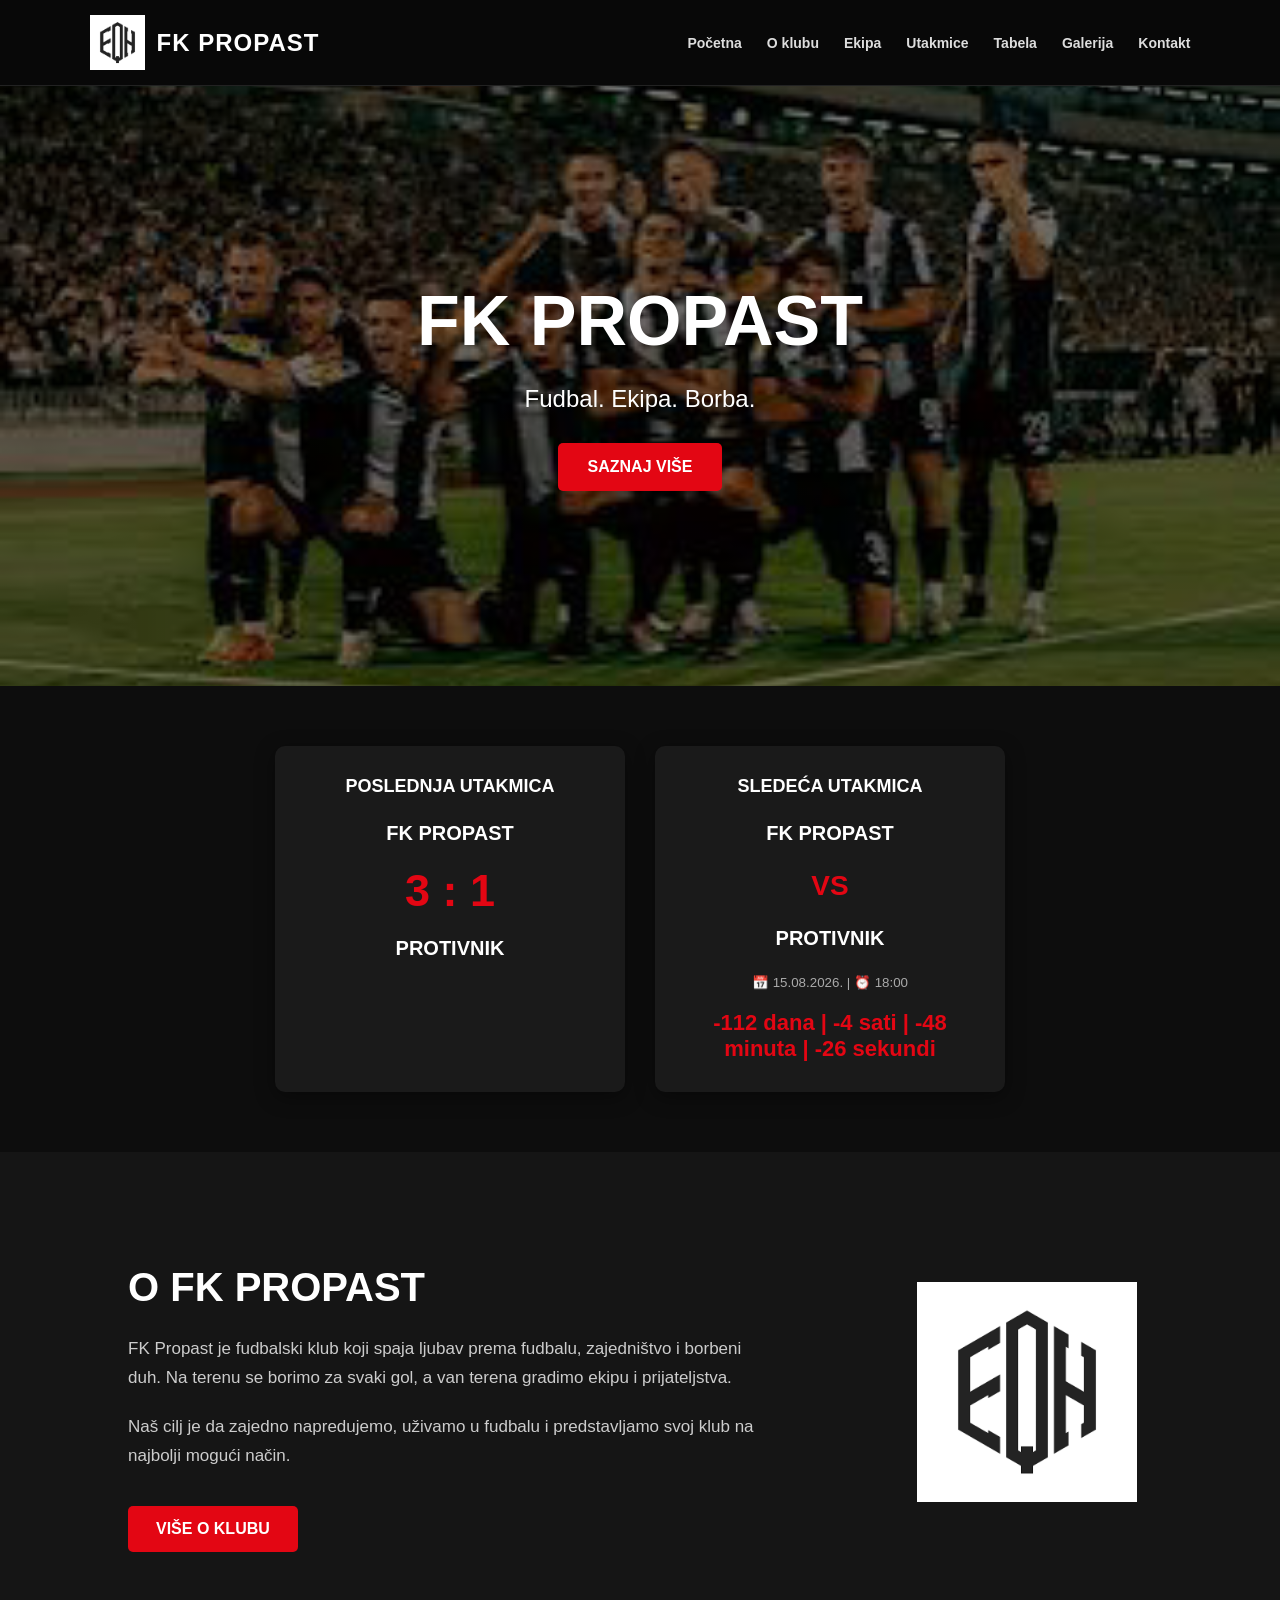
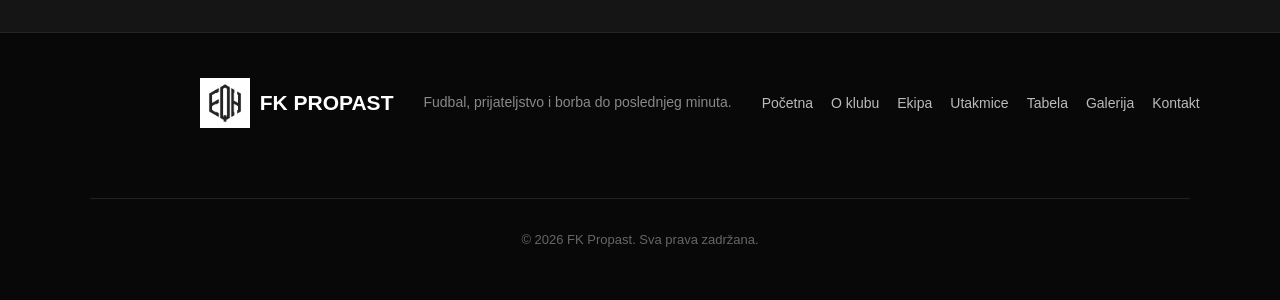
<file: index.html>
<!DOCTYPE html>
<html lang="sr">
<head>
    <meta charset="UTF-8">
    <meta name="viewport" content="width=device-width, initial-scale=1.0">

    <title>FK Propast</title>
     <link rel="stylesheet" href="css/style.css">
</head>

<body>

<header>

    <div class="logo">
        <img src="assets/images/grb.png" alt="FK Propast">
        <h1>FK PROPAST</h1>
    </div>

    <button class="menu-toggle" onclick="toggleMenu()">☰</button>

    <nav id="main-nav">
        <a href="index.html">Početna</a>
        <a href="o-klubu.html">O klubu</a>
        <a href="ekipa.html">Ekipa</a>
        <a href="utakmice.html">Utakmice</a>
        <a href="tabela.html">Tabela</a>
        <a href="galerija.html">Galerija</a>
        <a href="kontakt.html">Kontakt</a>
    </nav>

</header>

<section class="hero">

    <div class="hero-content">
        <h2>FK PROPAST</h2>

            <p>Fudbal. Ekipa. Borba.</p>

          <a href="#vise" class="hero-button">SAZNAJ VIŠE</a>
    </div>

</section>

<section id="vise" class="matches">

    <div class="match-box">
        <h3>POSLEDNJA UTAKMICA</h3>

        <p>FK PROPAST</p>

        <div class="score">
            3 : 1
        </div>

        <p>PROTIVNIK</p>
    </div>


    <div class="match-box">
        <h3>SLEDEĆA UTAKMICA</h3>

        <p>FK PROPAST</p>

        <div class="vs">
            VS
        </div>

        <p>PROTIVNIK</p>

        <small>📅 15.08.2026. | ⏰ 18:00</small>

        <div id="countdown"></div>

    </div>

</section>

<section class="about">

    <div class="about-text">
        <h2>O FK PROPAST</h2>

        <p>
            FK Propast je fudbalski klub koji spaja ljubav prema fudbalu,
            zajedništvo i borbeni duh. Na terenu se borimo za svaki gol,
            a van terena gradimo ekipu i prijateljstva.
        </p>

        <p>
            Naš cilj je da zajedno napredujemo, uživamo u fudbalu i
            predstavljamo svoj klub na najbolji mogući način.
        </p>

        <a href="o-klubu.html" class="about-button">VIŠE O KLUBU</a>
    </div>

    <div class="about-logo">
        <img src="assets/images/grb.png" alt="Grb FK Propast">
    </div>

</section>


<footer>

    <div class="footer-content">

        <div class="footer-logo">
            <img src="assets/images/grb.png" alt="FK Propast">
            <h2>FK PROPAST</h2>
        </div>

        <p class="footer-description">
            Fudbal, prijateljstvo i borba do poslednjeg minuta.
        </p>

        <div class="footer-links">
            <a href="index.html">Početna</a>
            <a href="o-klubu.html">O klubu</a>
            <a href="ekipa.html">Ekipa</a>
            <a href="utakmice.html">Utakmice</a>
            <a href="tabela.html">Tabela</a>
            <a href="galerija.html">Galerija</a>
            <a href="kontakt.html">Kontakt</a>
        </div>

    </div>

    <div class="footer-bottom">
        <p>© 2026 FK Propast. Sva prava zadržana.</p>
    </div>

</footer>

<script src="js/script.js"></script>

<script>
const gallery = document.querySelector('.gallery');
const track = document.querySelector('.gallery-track');

let isDown = false;
let startX;
let scrollLeft;

gallery.addEventListener('mousedown', (e) => {
    isDown = true;
    gallery.style.cursor = 'grabbing';
    startX = e.pageX - gallery.offsetLeft;
    scrollLeft = gallery.scrollLeft;
});

gallery.addEventListener('mouseleave', () => {
    isDown = false;
    gallery.style.cursor = 'grab';
});

gallery.addEventListener('mouseup', () => {
    isDown = false;
    gallery.style.cursor = 'grab';
});

gallery.addEventListener('mousemove', (e) => {
    if (!isDown) return;

    e.preventDefault();

    const x = e.pageX - gallery.offsetLeft;
    const walk = (x - startX) * 1.5;

    gallery.scrollLeft = scrollLeft - walk;
});
</script>

</body>
</html>
</file>
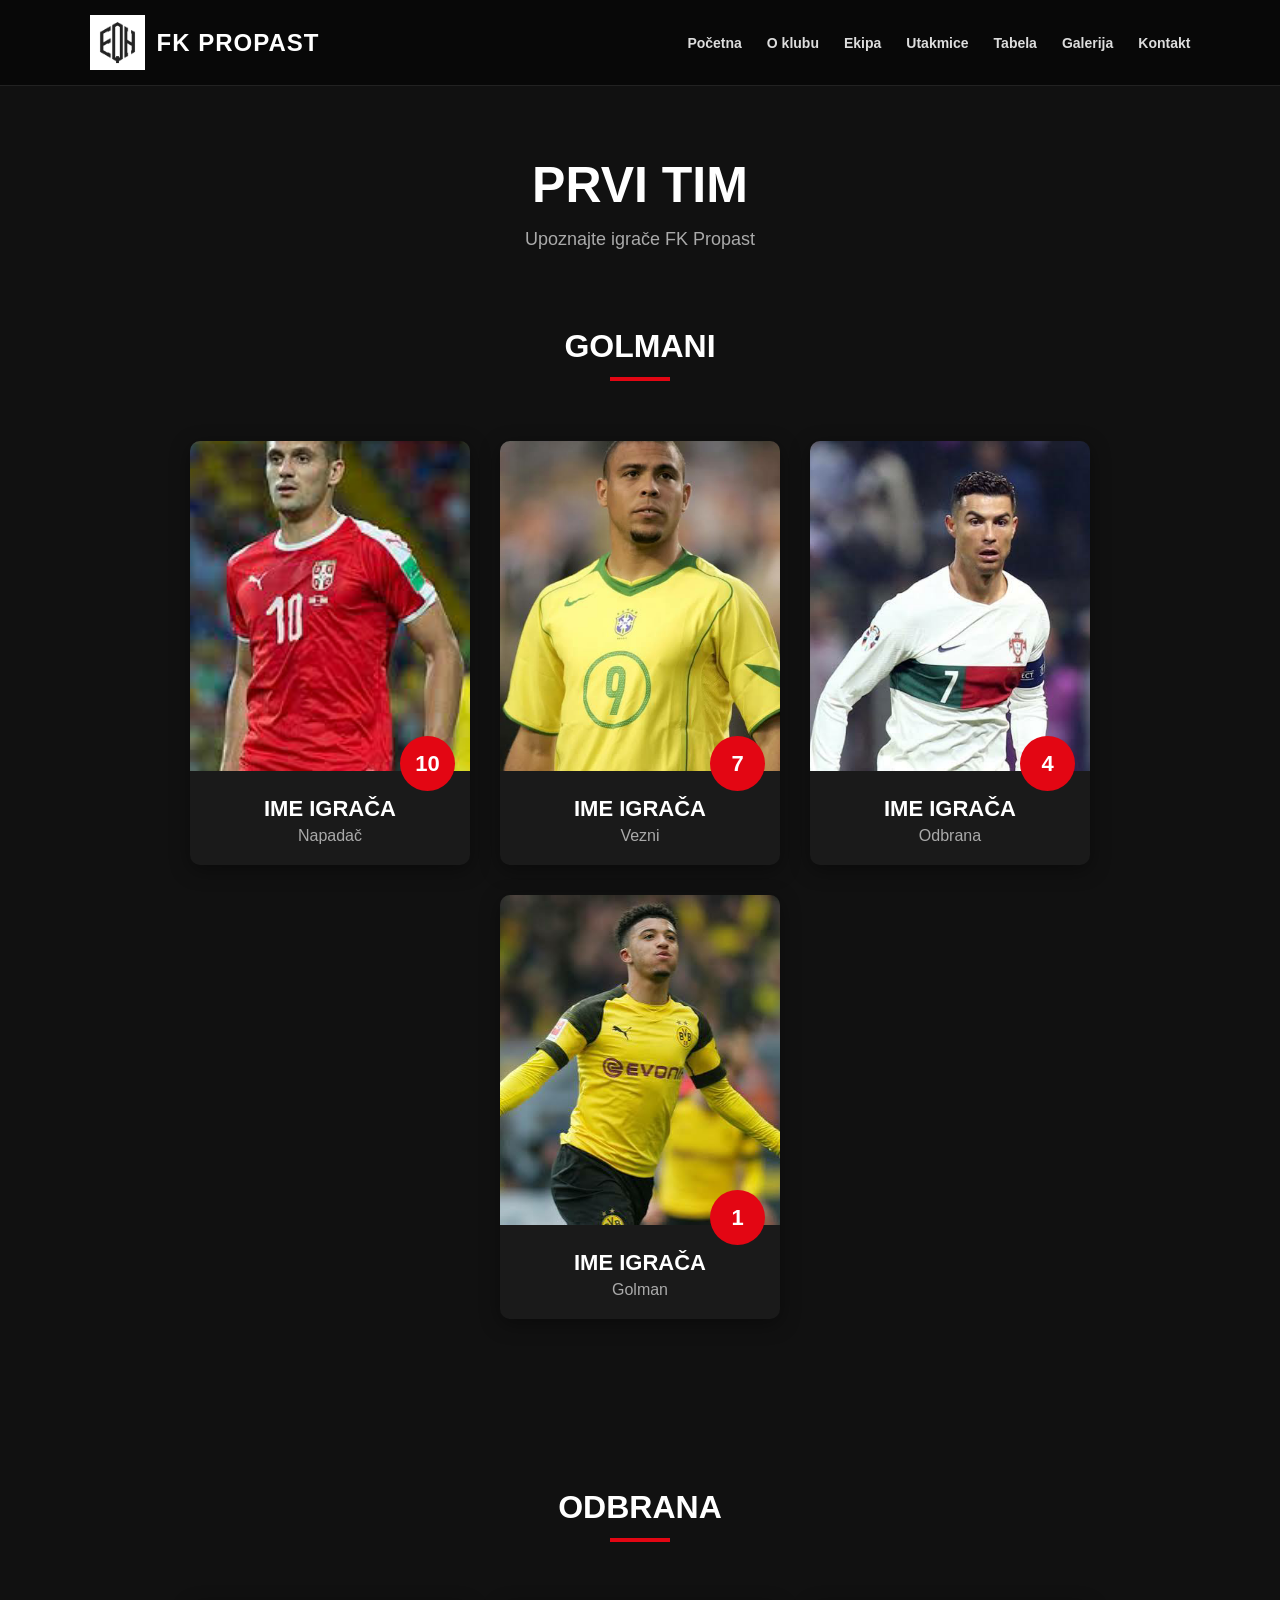
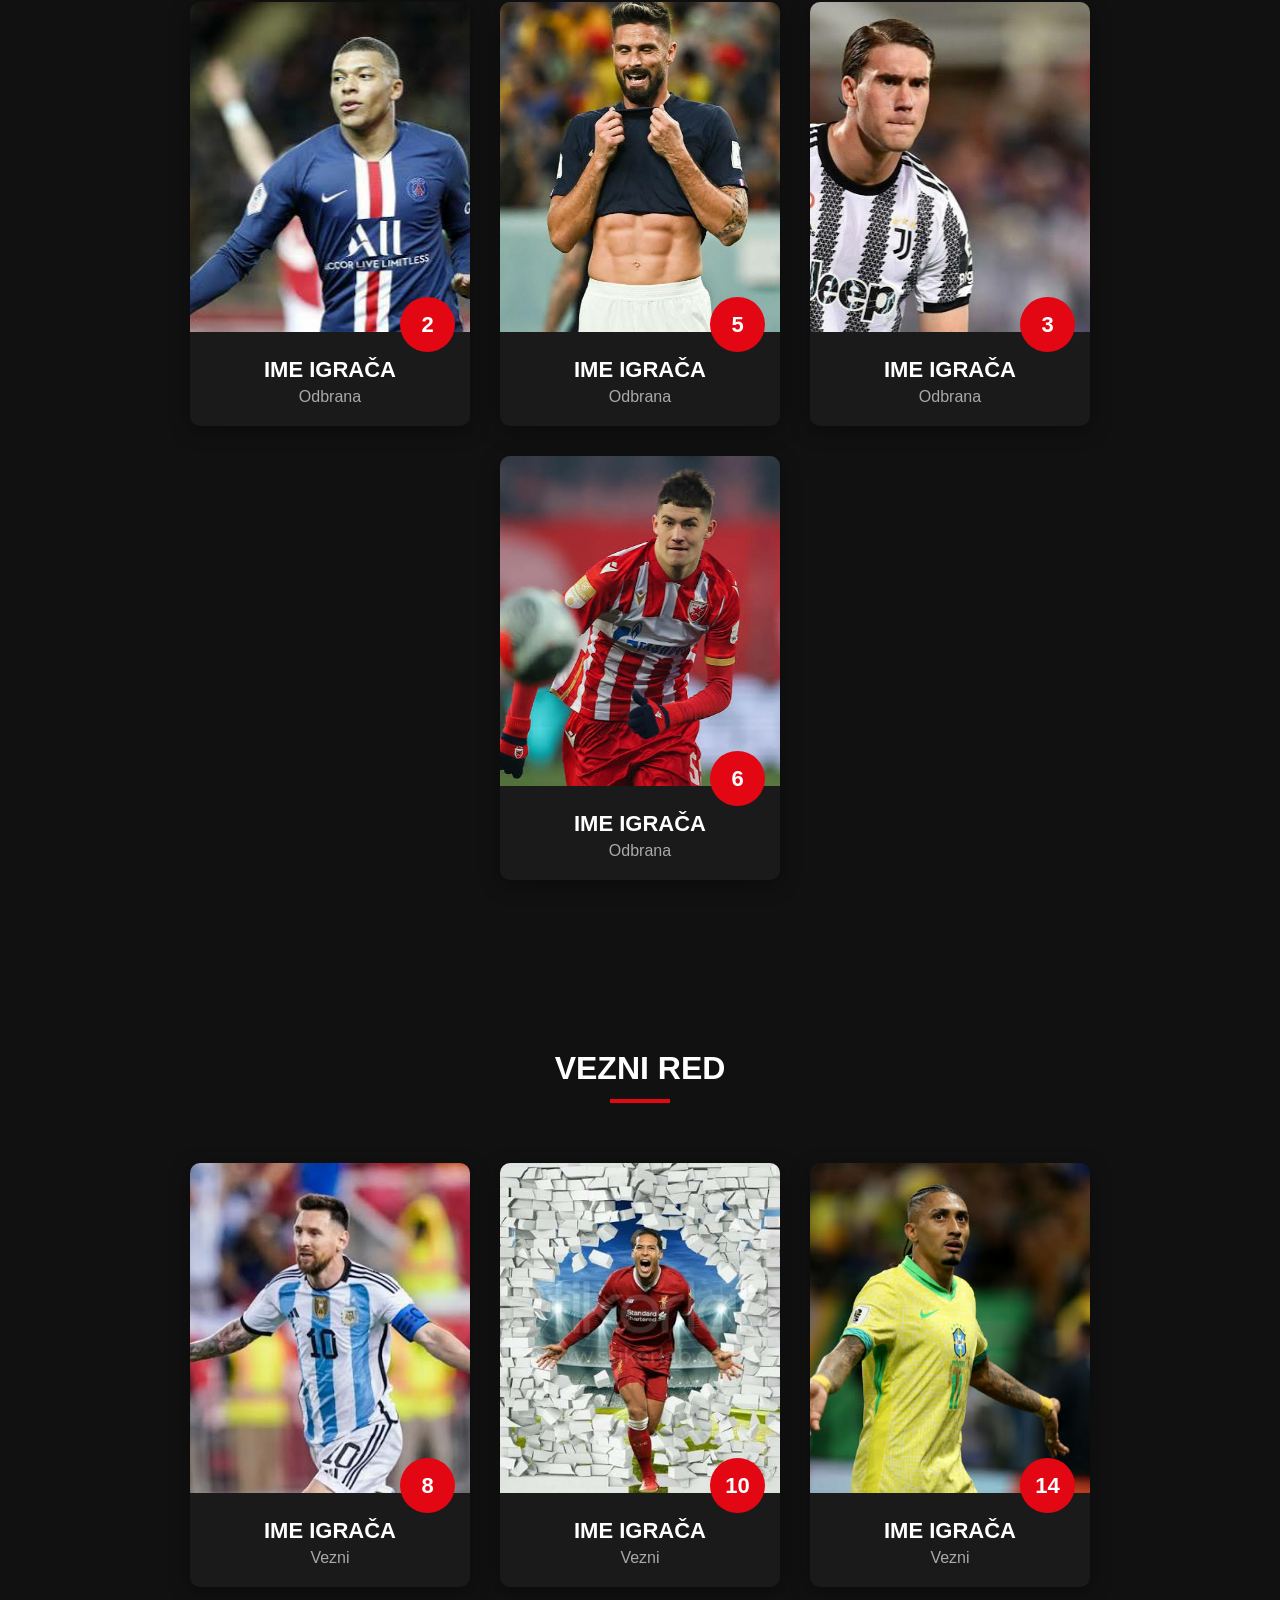
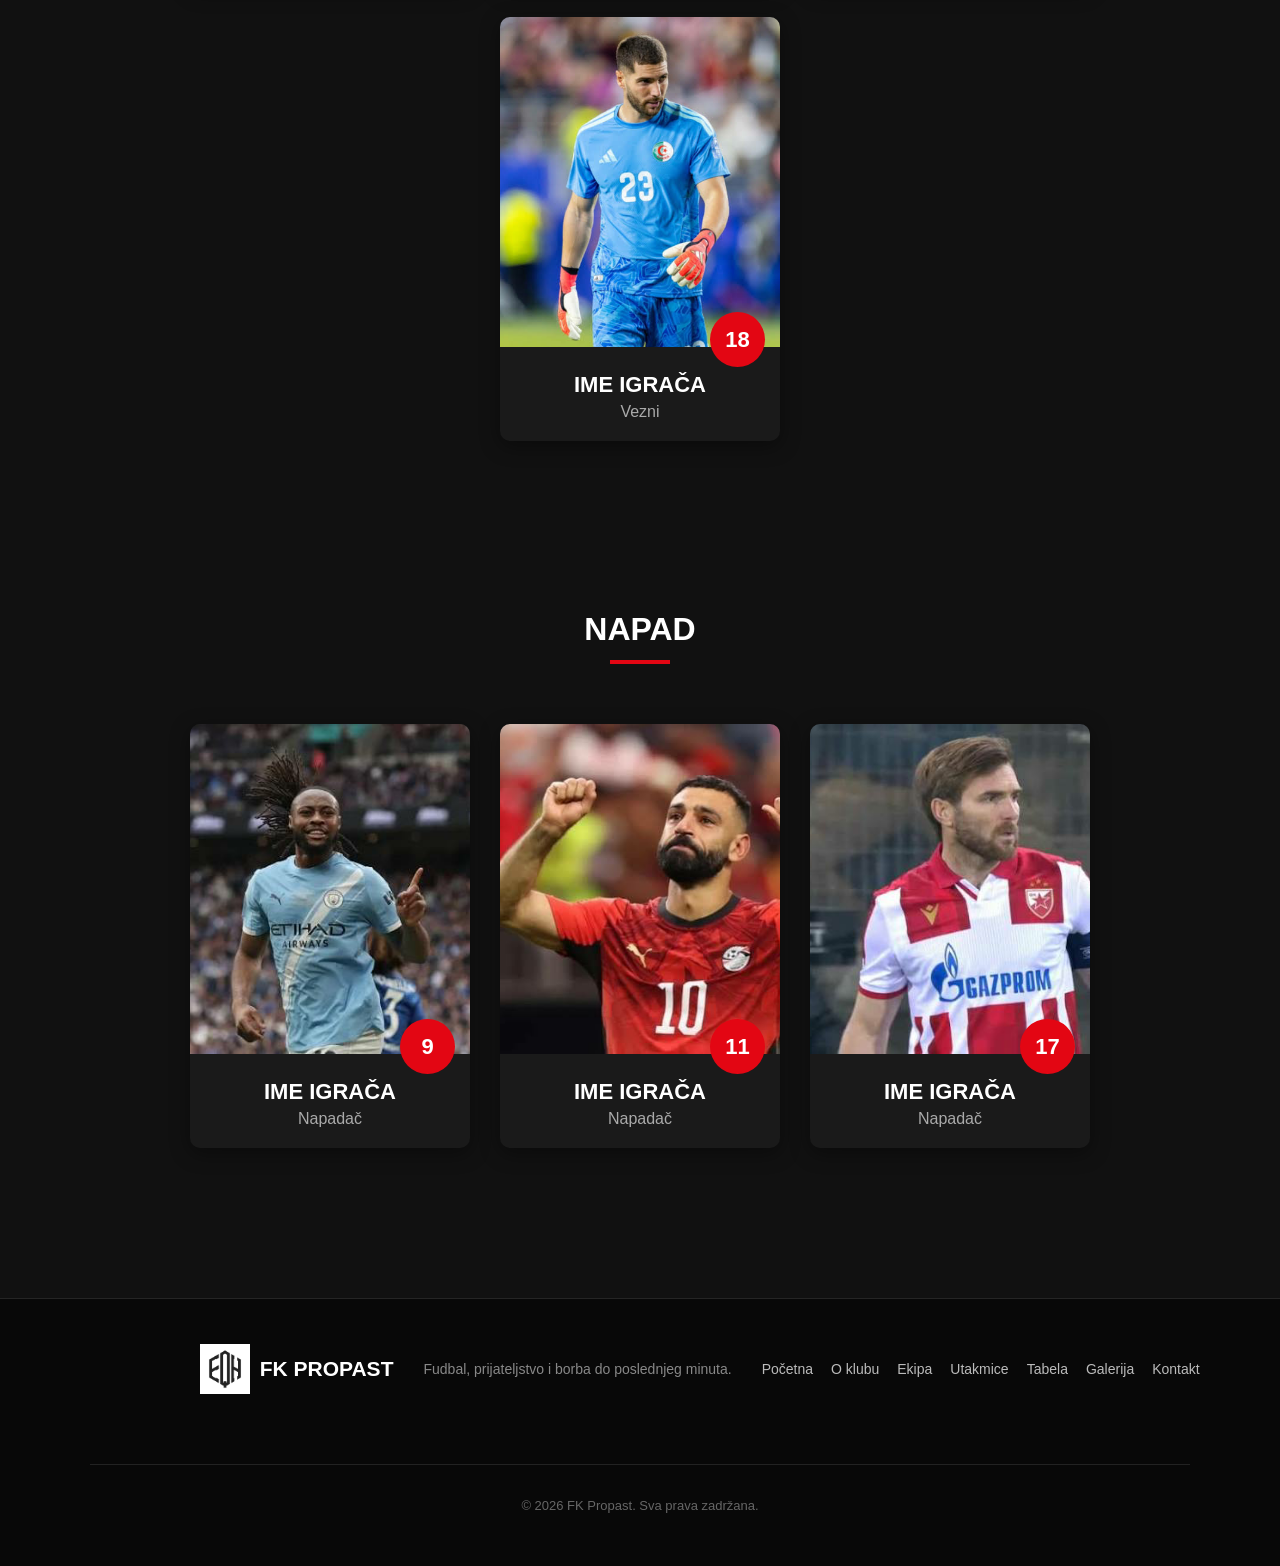
<file: ekipa.html>
<!DOCTYPE html>
<html lang="en">
<head>
    <meta charset="UTF-8">
    <meta name="viewport" content="width=device-width, initial-scale=1.0">

    <title>Ekipa | FK Propast</title>

    <link rel="stylesheet" href="css/style.css">
</head>

<body>
    
    <header>

    <div class="logo">
        <img src="assets/images/grb.png" alt="FK Propast">
        <h1>FK PROPAST</h1>
    </div>

    <button class="menu-toggle" onclick="toggleMenu()">☰</button>

    <nav id="main-nav">
        <a href="index.html">Početna</a>
        <a href="o-klubu.html">O klubu</a>
        <a href="ekipa.html">Ekipa</a>
        <a href="utakmice.html">Utakmice</a>
        <a href="tabela.html">Tabela</a>
        <a href="galerija.html">Galerija</a>
        <a href="kontakt.html">Kontakt</a>
    </nav>

</header>

<main>

    <section class="team-header">
        <h2>PRVI TIM</h2>
        <p>Upoznajte igrače FK Propast</p>
    </section>

    <section class="players-section">

    <h2 class="position-title">GOLMANI</h2>

    <div class="players">

    <div class="player-card">

        <div class="player-image">
            <img src="assets/images/igrac1.png" alt="Igrač FK Propast">
        </div>

        <div class="player-info">
            <span class="player-number">10</span>

            <h3>IME IGRAČA</h3>

            <p>Napadač</p>
        </div>

    </div>

    <div class="player-card">

    <div class="player-image">
        <img src="assets/images/igrac2.png" alt="Igrač FK Propast">
    </div>

    <div class="player-info">
        <span class="player-number">7</span>

        <h3>IME IGRAČA</h3>

        <p>Vezni</p>
    </div>

</div>


<div class="player-card">

    <div class="player-image">
        <img src="assets/images/igrac3.png" alt="Igrač FK Propast">
    </div>

    <div class="player-info">
        <span class="player-number">4</span>

        <h3>IME IGRAČA</h3>

        <p>Odbrana</p>
    </div>

</div>


<div class="player-card">

    <div class="player-image">
        <img src="assets/images/igrac4.png" alt="Igrač FK Propast">
    </div>

    <div class="player-info">
        <span class="player-number">1</span>

        <h3>IME IGRAČA</h3>

        <p>Golman</p>
    </div>

</div>

    </div>

</section>

<section class="players-section">

    <h2 class="position-title">ODBRANA</h2>

    <div class="players">

        <div class="player-card">

            <div class="player-image">
                <img src="assets/images/igrac5.png" alt="Igrač FK Propast">
            </div>

            <div class="player-info">
                <span class="player-number">2</span>

                <h3>IME IGRAČA</h3>

                <p>Odbrana</p>
            </div>

        </div>


        <div class="player-card">

            <div class="player-image">
                <img src="assets/images/igrac6.png" alt="Igrač FK Propast">
            </div>

            <div class="player-info">
                <span class="player-number">5</span>

                <h3>IME IGRAČA</h3>

                <p>Odbrana</p>
            </div>

        </div>


        <div class="player-card">

            <div class="player-image">
                <img src="assets/images/igrac7.png" alt="Igrač FK Propast">
            </div>

            <div class="player-info">
                <span class="player-number">3</span>

                <h3>IME IGRAČA</h3>

                <p>Odbrana</p>
            </div>

        </div>


        <div class="player-card">

            <div class="player-image">
                <img src="assets/images/igrac8.png" alt="Igrač FK Propast">
            </div>

            <div class="player-info">
                <span class="player-number">6</span>

                <h3>IME IGRAČA</h3>

                <p>Odbrana</p>
            </div>

        </div>

    </div>

</section>

<section class="players-section">

    <h2 class="position-title">VEZNI RED</h2>

    <div class="players">

        <div class="player-card">

            <div class="player-image">
                <img src="assets/images/igrac9.png" alt="Igrač FK Propast">
            </div>

            <div class="player-info">
                <span class="player-number">8</span>

                <h3>IME IGRAČA</h3>

                <p>Vezni</p>
            </div>

        </div>


        <div class="player-card">

            <div class="player-image">
                <img src="assets/images/igrac10.png" alt="Igrač FK Propast">
            </div>

            <div class="player-info">
                <span class="player-number">10</span>

                <h3>IME IGRAČA</h3>

                <p>Vezni</p>
            </div>

        </div>


        <div class="player-card">

            <div class="player-image">
                <img src="assets/images/igrac11.png" alt="Igrač FK Propast">
            </div>

            <div class="player-info">
                <span class="player-number">14</span>

                <h3>IME IGRAČA</h3>

                <p>Vezni</p>
            </div>

        </div>


        <div class="player-card">

            <div class="player-image">
                <img src="assets/images/igrac12.png" alt="Igrač FK Propast">
            </div>

            <div class="player-info">
                <span class="player-number">18</span>

                <h3>IME IGRAČA</h3>

                <p>Vezni</p>
            </div>

        </div>

    </div>

</section>

<section class="players-section">

    <h2 class="position-title">NAPAD</h2>

    <div class="players">

        <div class="player-card">

            <div class="player-image">
                <img src="assets/images/igrac13.png" alt="Igrač FK Propast">
            </div>

            <div class="player-info">
                <span class="player-number">9</span>

                <h3>IME IGRAČA</h3>

                <p>Napadač</p>
            </div>

        </div>


        <div class="player-card">

            <div class="player-image">
                <img src="assets/images/igrac14.png" alt="Igrač FK Propast">
            </div>

            <div class="player-info">
                <span class="player-number">11</span>

                <h3>IME IGRAČA</h3>

                <p>Napadač</p>
            </div>

        </div>


        <div class="player-card">

            <div class="player-image">
                <img src="assets/images/igrac15.png" alt="Igrač FK Propast">
            </div>

            <div class="player-info">
                <span class="player-number">17</span>

                <h3>IME IGRAČA</h3>

                <p>Napadač</p>
            </div>

        </div>

    </div>

</section>

</main>

<footer>

    <div class="footer-content">

        <div class="footer-logo">
            <img src="assets/images/grb.png" alt="FK Propast">
            <h2>FK PROPAST</h2>
        </div>

        <p class="footer-description">
            Fudbal, prijateljstvo i borba do poslednjeg minuta.
        </p>

        <div class="footer-links">
            <a href="index.html">Početna</a>
            <a href="o-klubu.html">O klubu</a>
            <a href="ekipa.html">Ekipa</a>
            <a href="utakmice.html">Utakmice</a>
            <a href="tabela.html">Tabela</a>
            <a href="galerija.html">Galerija</a>
            <a href="kontakt.html">Kontakt</a>
        </div>

    </div>

    <div class="footer-bottom">
        <p>© 2026 FK Propast. Sva prava zadržana.</p>
    </div>

</footer>

<script src="js/script.js"></script>

</body>
</html>
</file>
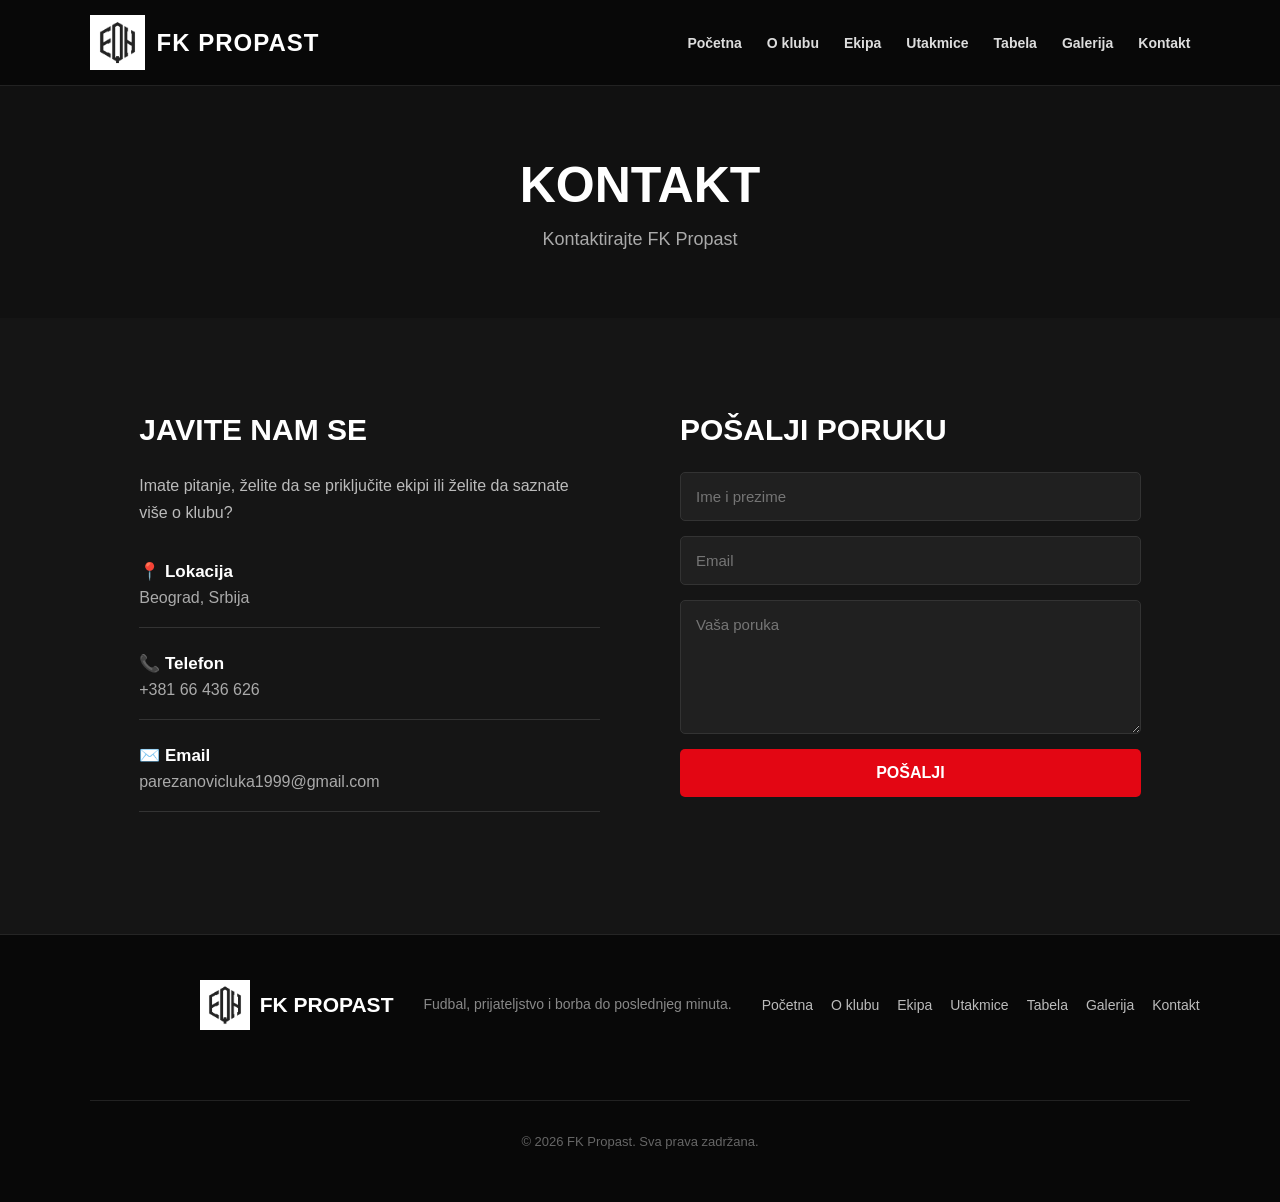
<file: kontakt.html>
<!DOCTYPE html>
<html lang="sr">
<head>
    <meta charset="UTF-8">
    <meta name="viewport" content="width=device-width, initial-scale=1.0">

    <title>Kontakt | FK Propast</title>

    <link rel="stylesheet" href="css/style.css">
</head>

<body>

    <header>

    <div class="logo">
        <img src="assets/images/grb.png" alt="FK Propast">
        <h1>FK PROPAST</h1>
    </div>

    <button class="menu-toggle" onclick="toggleMenu()">☰</button>

    <nav id="main-nav">
        <a href="index.html">Početna</a>
        <a href="o-klubu.html">O klubu</a>
        <a href="ekipa.html">Ekipa</a>
        <a href="utakmice.html">Utakmice</a>
        <a href="tabela.html">Tabela</a>
        <a href="galerija.html">Galerija</a>
        <a href="kontakt.html">Kontakt</a>
    </nav>

</header>

<main>

    <section class="contact-header">

        <h2>KONTAKT</h2>

        <p>
            Kontaktirajte FK Propast
        </p>

    </section>


    <section class="contact-section">

        <div class="contact-info">

            <h2>JAVITE NAM SE</h2>

            <p>
                Imate pitanje, želite da se priključite ekipi
                ili želite da saznate više o klubu?
            </p>


            <div class="contact-item">
                <strong>📍 Lokacija</strong>
                <span>Beograd, Srbija</span>
            </div>


            <div class="contact-item">
                <strong>📞 Telefon</strong>
                <span>+381 66 436 626</span>
            </div>


            <div class="contact-item">
                <strong>✉️ Email</strong>
                <span>parezanovicluka1999@gmail.com</span>
            </div>

        </div>


<div class="contact-form">

    <h2>POŠALJI PORUKU</h2>

<form id="contact-form">

    <input
        type="text"
        name="ime"
        placeholder="Ime i prezime"
        required
    >

    <input
        type="email"
        name="email"
        placeholder="Email"
        required
    >

    <textarea
        name="poruka"
        placeholder="Vaša poruka"
        rows="6"
        required
    ></textarea>

    <button type="submit">
        POŠALJI
    </button>

    <p id="form-message"></p>

</form>


</div>


    </section>

</main>

<footer>

    <div class="footer-content">

        <div class="footer-logo">
            <img src="assets/images/grb.png" alt="FK Propast">
            <h2>FK PROPAST</h2>
        </div>

        <p class="footer-description">
            Fudbal, prijateljstvo i borba do poslednjeg minuta.
        </p>

        <div class="footer-links">
            <a href="index.html">Početna</a>
            <a href="o-klubu.html">O klubu</a>
            <a href="ekipa.html">Ekipa</a>
            <a href="utakmice.html">Utakmice</a>
            <a href="tabela.html">Tabela</a>
            <a href="galerija.html">Galerija</a>
            <a href="kontakt.html">Kontakt</a>
        </div>

    </div>

    <div class="footer-bottom">
        <p>© 2026 FK Propast. Sva prava zadržana.</p>
    </div>

</footer>

<script src="js/script.js"></script>

<script>
const form = document.getElementById("contact-form");
const message = document.getElementById("form-message");

form.addEventListener("submit", async function(event) {

    event.preventDefault();

    const formData = new FormData(form);

    try {

        const response = await fetch(
            "https://formspree.io/f/moeaejva",
            {
                method: "POST",
                body: formData,
                headers: {
                    "Accept": "application/json"
                }
            }
        );

        if (response.ok) {

            message.textContent =
                "✅ Hvala! Vaša poruka je uspešno poslata.";

            message.style.color = "green";

            form.reset();

        } else {

            message.textContent =
                "❌ Došlo je do greške. Pokušajte ponovo.";

            message.style.color = "red";
        }

    } catch (error) {

        message.textContent =
            "❌ Došlo je do greške. Pokušajte ponovo.";

        message.style.color = "red";
    }

});
</script>

</body>
</html>
</file>
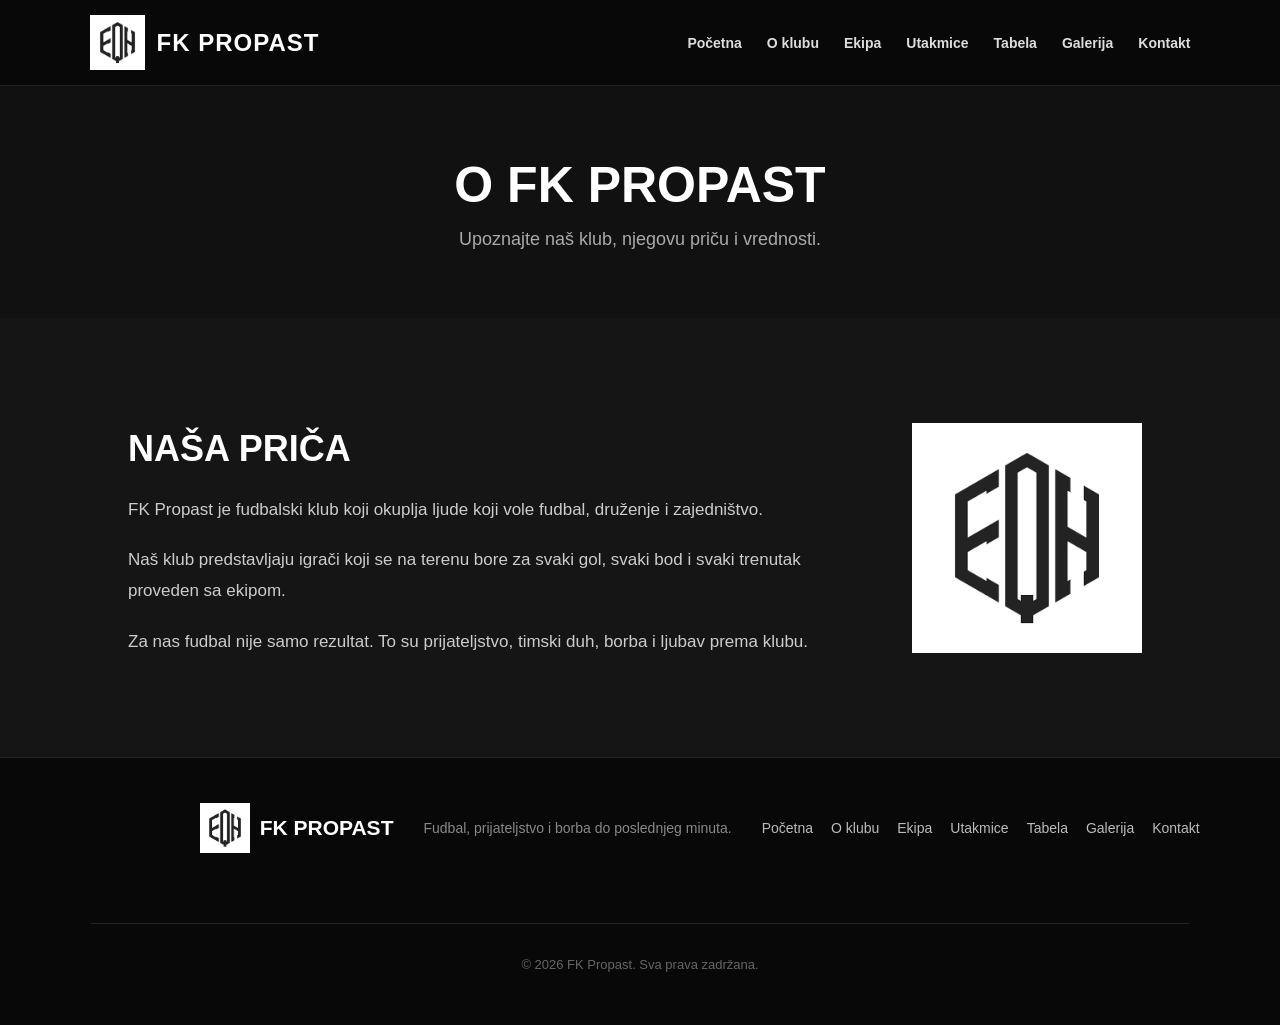
<file: o-klubu.html>
<!DOCTYPE html>
<html lang="sr">
<head>
    <meta charset="UTF-8">
    <meta name="viewport" content="width=device-width, initial-scale=1.0">

    <title>O klubu | FK Propast</title>

    <link rel="stylesheet" href="css/style.css">
</head>

<body>

    <header>

    <div class="logo">
        <img src="assets/images/grb.png" alt="FK Propast">
        <h1>FK PROPAST</h1>
    </div>

    <button class="menu-toggle" onclick="toggleMenu()">☰</button>

    <nav id="main-nav">
        <a href="index.html">Početna</a>
        <a href="o-klubu.html">O klubu</a>
        <a href="ekipa.html">Ekipa</a>
        <a href="utakmice.html">Utakmice</a>
        <a href="tabela.html">Tabela</a>
        <a href="galerija.html">Galerija</a>
        <a href="kontakt.html">Kontakt</a>
    </nav>

</header>

<main>

    <section class="club-header">

        <h2>O FK PROPAST</h2>

        <p>
            Upoznajte naš klub, njegovu priču i vrednosti.
        </p>

    </section>


    <section class="club-story">

        <div class="club-text">

            <h2>NAŠA PRIČA</h2>

            <p>
                FK Propast je fudbalski klub koji okuplja ljude
                koji vole fudbal, druženje i zajedništvo.
            </p>

            <p>
                Naš klub predstavljaju igrači koji se na terenu
                bore za svaki gol, svaki bod i svaki trenutak
                proveden sa ekipom.
            </p>

            <p>
                Za nas fudbal nije samo rezultat. To su prijateljstvo,
                timski duh, borba i ljubav prema klubu.
            </p>

        </div>


        <div class="club-logo">

            <img src="assets/images/grb.png" alt="Grb FK Propast">

        </div>

    </section>

</main>

<footer>

    <div class="footer-content">

        <div class="footer-logo">
            <img src="assets/images/grb.png" alt="FK Propast">
            <h2>FK PROPAST</h2>
        </div>

        <p class="footer-description">
            Fudbal, prijateljstvo i borba do poslednjeg minuta.
        </p>

        <div class="footer-links">
            <a href="index.html">Početna</a>
            <a href="o-klubu.html">O klubu</a>
            <a href="ekipa.html">Ekipa</a>
            <a href="utakmice.html">Utakmice</a>
            <a href="tabela.html">Tabela</a>
            <a href="galerija.html">Galerija</a>
            <a href="kontakt.html">Kontakt</a>
        </div>

    </div>

    <div class="footer-bottom">
        <p>© 2026 FK Propast. Sva prava zadržana.</p>
    </div>

</footer>

<script src="js/script.js"></script>

</body>
</html>
</file>
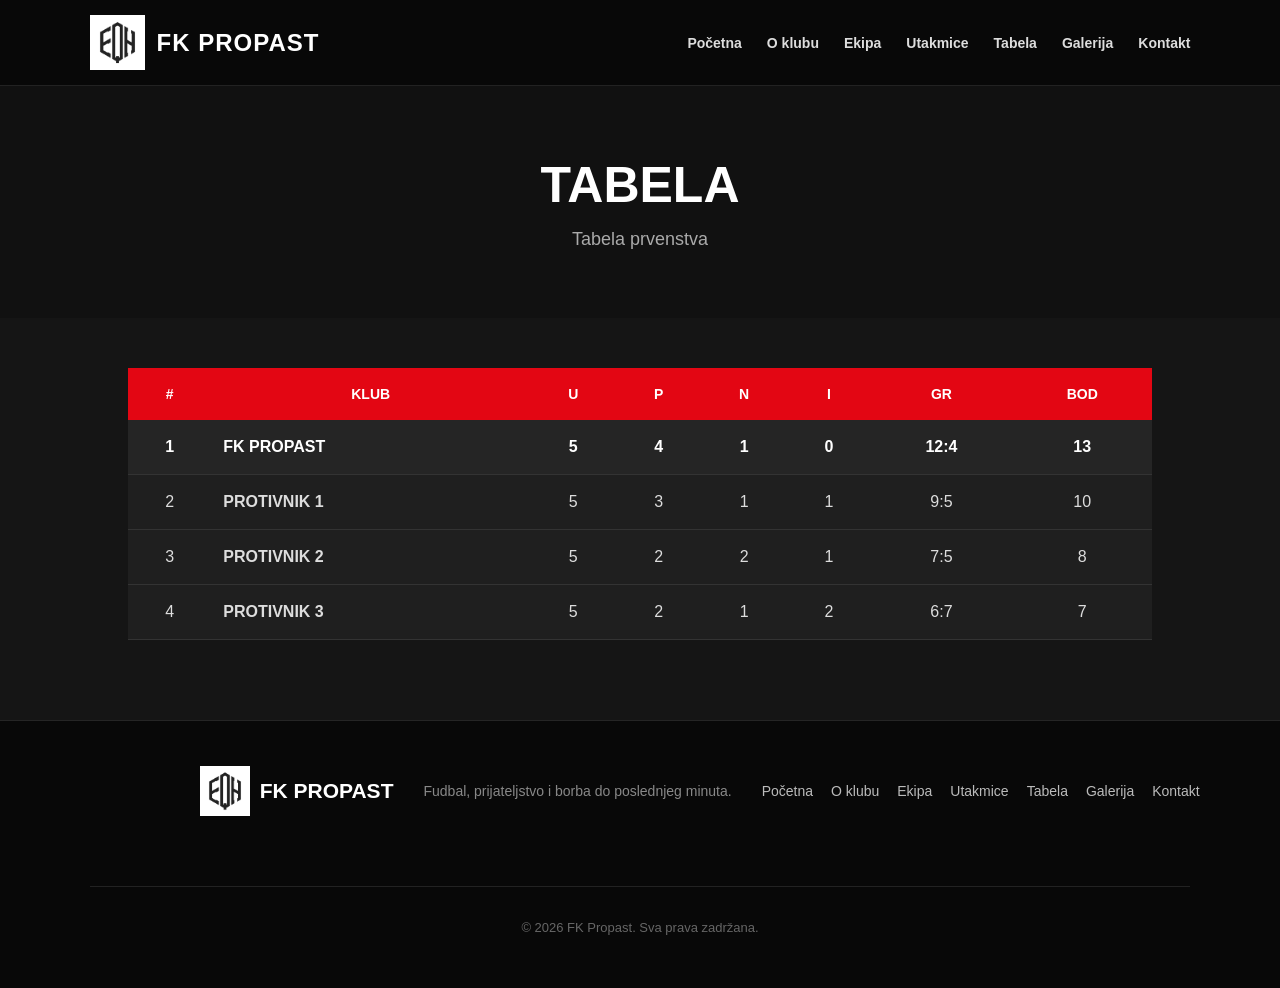
<file: tabela.html>
<!DOCTYPE html>
<html lang="sr">
<head>
    <meta charset="UTF-8">
    <meta name="viewport" content="width=device-width, initial-scale=1.0">

    <title>Tabela | FK Propast</title>

    <link rel="stylesheet" href="css/style.css">
</head>

<body>

   <header>

    <div class="logo">
        <img src="assets/images/grb.png" alt="FK Propast">
        <h1>FK PROPAST</h1>
    </div>

    <button class="menu-toggle" onclick="toggleMenu()">☰</button>

    <nav id="main-nav">
        <a href="index.html">Početna</a>
        <a href="o-klubu.html">O klubu</a>
        <a href="ekipa.html">Ekipa</a>
        <a href="utakmice.html">Utakmice</a>
        <a href="tabela.html">Tabela</a>
        <a href="galerija.html">Galerija</a>
        <a href="kontakt.html">Kontakt</a>
    </nav>

</header>

<main>

    <section class="table-header">

        <h2>TABELA</h2>

        <p>
            Tabela prvenstva
        </p>

    </section>


    <section class="league-table">

        <table>

            <thead>

                <tr>
                    <th>#</th>
                    <th>KLUB</th>
                    <th>U</th>
                    <th>P</th>
                    <th>N</th>
                    <th>I</th>
                    <th>GR</th>
                    <th>BOD</th>
                </tr>

            </thead>


            <tbody>

                <tr>
                    <td>1</td>
                    <td>FK PROPAST</td>
                    <td>5</td>
                    <td>4</td>
                    <td>1</td>
                    <td>0</td>
                    <td>12:4</td>
                    <td>13</td>
                </tr>

                <tr>
                    <td>2</td>
                    <td>PROTIVNIK 1</td>
                    <td>5</td>
                    <td>3</td>
                    <td>1</td>
                    <td>1</td>
                    <td>9:5</td>
                    <td>10</td>
                </tr>

                <tr>
                    <td>3</td>
                    <td>PROTIVNIK 2</td>
                    <td>5</td>
                    <td>2</td>
                    <td>2</td>
                    <td>1</td>
                    <td>7:5</td>
                    <td>8</td>
                </tr>

                <tr>
                    <td>4</td>
                    <td>PROTIVNIK 3</td>
                    <td>5</td>
                    <td>2</td>
                    <td>1</td>
                    <td>2</td>
                    <td>6:7</td>
                    <td>7</td>
                </tr>

            </tbody>

        </table>

    </section>

</main>

<footer>

    <div class="footer-content">

        <div class="footer-logo">
            <img src="assets/images/grb.png" alt="FK Propast">
            <h2>FK PROPAST</h2>
        </div>

        <p class="footer-description">
            Fudbal, prijateljstvo i borba do poslednjeg minuta.
        </p>

        <div class="footer-links">
            <a href="index.html">Početna</a>
            <a href="o-klubu.html">O klubu</a>
            <a href="ekipa.html">Ekipa</a>
            <a href="utakmice.html">Utakmice</a>
            <a href="tabela.html">Tabela</a>
            <a href="galerija.html">Galerija</a>
            <a href="kontakt.html">Kontakt</a>
        </div>

    </div>

    <div class="footer-bottom">
        <p>© 2026 FK Propast. Sva prava zadržana.</p>
    </div>

</footer>

<script src="js/script.js"></script>

</body>
</html>
</file>
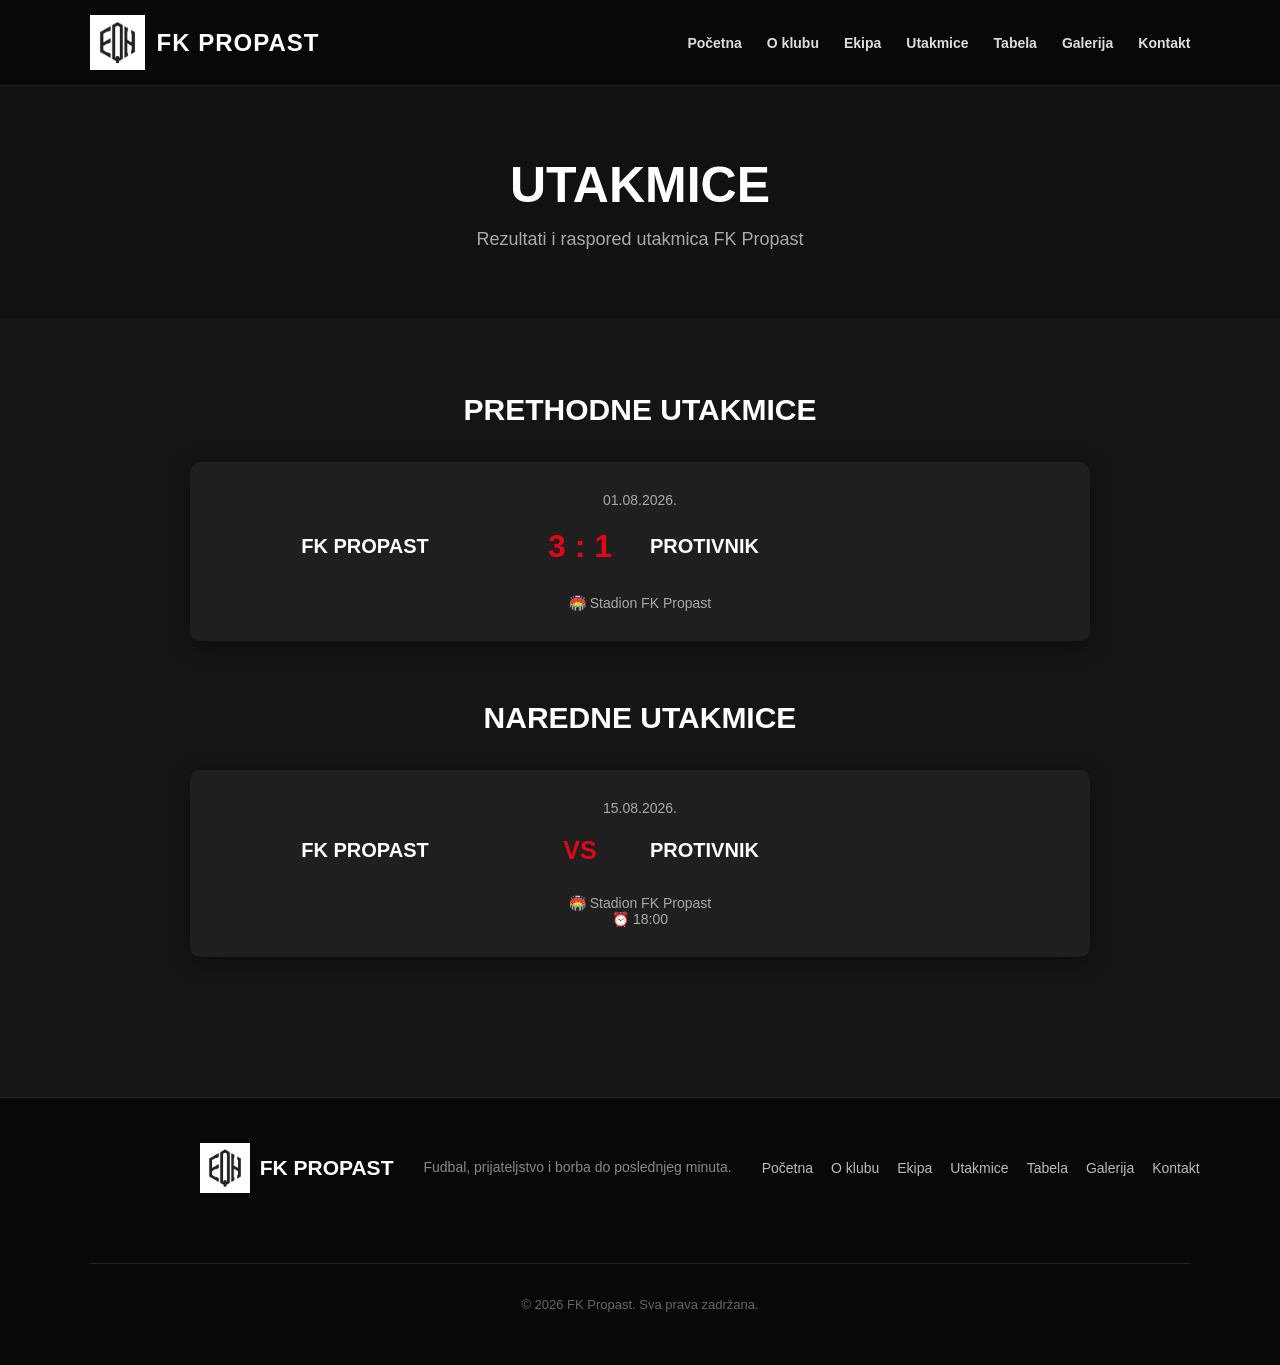
<file: utakmice.html>
<!DOCTYPE html>
<html lang="sr">
<head>
    <meta charset="UTF-8">
    <meta name="viewport" content="width=device-width, initial-scale=1.0">

    <title>Utakmice | FK Propast</title>

    <link rel="stylesheet" href="css/style.css">
</head>

<body>

   <header>

    <div class="logo">
        <img src="assets/images/grb.png" alt="FK Propast">
        <h1>FK PROPAST</h1>
    </div>

    <button class="menu-toggle" onclick="toggleMenu()">☰</button>

    <nav id="main-nav">
        <a href="index.html">Početna</a>
        <a href="o-klubu.html">O klubu</a>
        <a href="ekipa.html">Ekipa</a>
        <a href="utakmice.html">Utakmice</a>
        <a href="tabela.html">Tabela</a>
        <a href="galerija.html">Galerija</a>
        <a href="kontakt.html">Kontakt</a>
    </nav>

</header>

<main>

    <section class="matches-header">

        <h2>UTAKMICE</h2>

        <p>
            Rezultati i raspored utakmica FK Propast
        </p>

    </section>


    <section class="games">

        <h2>PRETHODNE UTAKMICE</h2>


        <div class="game-card">

            <div class="game-date">
                01.08.2026.
            </div>

            <div class="team">
                FK PROPAST
            </div>

            <div class="game-score">
                3 : 1
            </div>

            <div class="team">
                PROTIVNIK
            </div>

            <div class="game-info">
                🏟️ Stadion FK Propast
            </div>

        </div>


        <h2 class="next-title">NAREDNE UTAKMICE</h2>


        <div class="game-card">

            <div class="game-date">
                15.08.2026.
            </div>

            <div class="team">
                FK PROPAST
            </div>

            <div class="game-score vs-score">
                VS
            </div>

            <div class="team">
                PROTIVNIK
            </div>

            <div class="game-info">
                🏟️ Stadion FK Propast
                <br>
                ⏰ 18:00
            </div>

        </div>

    </section>

</main>

<footer>

    <div class="footer-content">

        <div class="footer-logo">
            <img src="assets/images/grb.png" alt="FK Propast">
            <h2>FK PROPAST</h2>
        </div>

        <p class="footer-description">
            Fudbal, prijateljstvo i borba do poslednjeg minuta.
        </p>

        <div class="footer-links">
            <a href="index.html">Početna</a>
            <a href="o-klubu.html">O klubu</a>
            <a href="ekipa.html">Ekipa</a>
            <a href="utakmice.html">Utakmice</a>
            <a href="tabela.html">Tabela</a>
            <a href="galerija.html">Galerija</a>
            <a href="kontakt.html">Kontakt</a>
        </div>

    </div>

    <div class="footer-bottom">
        <p>© 2026 FK Propast. Sva prava zadržana.</p>
    </div>

</footer>

<script src="js/script.js"></script>

</body>
</html>
</file>
<file: css/style.css>
body {
    margin: 0;
    font-family: Arial, sans-serif;
    background-color: #111;
    color: white;
}

header {
    background-color: #151515;
    padding: 20px 50px;
    display: flex;
    align-items: center;
    justify-content: space-between;
}

header h1 {
    margin: 0;
    font-size: 28px;
}

nav {
    display: flex;
    gap: 25px;
}

nav a {
    color: white;
    text-decoration: none;
    font-size: 16px;
}

.logo {
    display: flex;
    align-items: center;
    gap: 12px;
}

.logo img {
    width: 55px;
    height: 55px;
    object-fit: contain;
}

.logo h1 {
    margin: 0;
    font-size: 28px;
}

.hero {
    height: 600px;

    background-image:
        linear-gradient(
            rgba(0, 0, 0, 0.55),
            rgba(0, 0, 0, 0.55)
        ),
        url("../assets/images/stadion.png");

    background-size: cover;
    background-position: center;

    display: flex;
    align-items: center;
    justify-content: center;

    text-align: center;
}

.hero-content h2 {
    font-size: 70px;
    margin: 0 0 15px;
}

.hero-content p {
    font-size: 24px;
    margin-bottom: 30px;
}

.hero-button {
    display: inline-block;

    padding: 15px 30px;

    background-color: #e30613;
    transition: 0.3s;
    color: white;

    text-decoration: none;
    font-weight: bold;

    border-radius: 5px;
}

.hero-button:hover {
    background-color: #b5000b;
}

.matches {
    display: flex;
    justify-content: center;
    gap: 30px;

    padding: 60px 30px;

    background-color: #0d0d0d;
}

.match-box {
    width: 350px;

    padding: 30px;

    background-color: #1a1a1a;

    text-align: center;

    border-radius: 10px;

    box-shadow: 0 5px 20px rgba(0, 0, 0, 0.4);
}

.match-box h3 {
    margin-top: 0;
    margin-bottom: 25px;

    font-size: 18px;
}

.match-box p {
    font-size: 20px;
    font-weight: bold;
}

.score {
    font-size: 45px;
    font-weight: bold;

    margin: 20px 0;

    color: #e30613;
}

.vs {
    font-size: 28px;
    font-weight: bold;

    margin: 25px 0;

    color: #e30613;
}

.match-box small {
    display: block;

    margin-top: 25px;

    color: #aaa;
}

.about {
    display: flex;
    align-items: center;
    justify-content: space-between;

    gap: 60px;

    padding: 80px 10%;

    background-color: #151515;
}

.about-text {
    max-width: 650px;
}

.about-text h2 {
    font-size: 40px;
    margin-bottom: 25px;
}

.about-text p {
    color: #ccc;
    font-size: 17px;
    line-height: 1.7;

    margin-bottom: 20px;
}

.about-button {
    display: inline-block;

    margin-top: 15px;

    padding: 14px 28px;

    background-color: #e30613;
    color: white;

    text-decoration: none;
    font-weight: bold;

    border-radius: 5px;
}

.about-logo {
    display: flex;
    justify-content: center;
    align-items: center;

    min-width: 250px;
}

.about-logo img {
    width: 220px;
    height: 220px;

    object-fit: contain;
}

footer {
    background-color: #080808;
    padding-top: 50px;
}

.footer-content {
    display: flex;
    justify-content: space-between;
    align-items: center;

    padding: 0 10% 40px;
}

.footer-logo {
    display: flex;
    align-items: center;
    gap: 15px;
}

.footer-logo img {
    width: 55px;
    height: 55px;
    object-fit: contain;
}

.footer-logo h2 {
    margin: 0;
    font-size: 24px;
}

.footer-links {
    display: flex;
    gap: 25px;
}

.footer-links a {
    color: #ccc;
    text-decoration: none;
    font-size: 14px;
}

.footer-links a:hover {
    color: #e30613;
}

.footer-bottom {
    border-top: 1px solid #222;

    text-align: center;

    padding: 20px;

    color: #777;
    font-size: 13px;
}

.team-header {
    text-align: center;

    padding: 70px 20px 40px;

    background-color: #111;
}

.team-header h2 {
    margin: 0;

    font-size: 50px;
}

.team-header p {
    margin-top: 15px;

    color: #aaa;

    font-size: 18px;
}

.players {
    display: flex;
    justify-content: center;
    flex-wrap: wrap;
    gap: 30px;

    padding: 30px 10% 80px;

    background-color: #111;
}

.player-card {
    width: 280px;

    background-color: #1a1a1a;

    border-radius: 10px;

    overflow: hidden;

    box-shadow: 0 5px 20px rgba(0, 0, 0, 0.4);
}

.player-image {
    width: 100%;
    height: 330px;

    background-color: #222;

    overflow: hidden;
}

.player-image img {
    width: 100%;
    height: 100%;

    object-fit: cover;
}

.player-info {
    position: relative;

    padding: 20px;

    text-align: center;
}

.player-info h3 {
    margin: 5px 0;

    font-size: 22px;
}

.player-info p {
    margin: 0;

    color: #aaa;
}

.player-number {
    position: absolute;

    top: -35px;
    right: 15px;

    width: 55px;
    height: 55px;

    display: flex;
    align-items: center;
    justify-content: center;

    background-color: #e30613;

    border-radius: 50%;

    font-size: 22px;
    font-weight: bold;
}

.players-section {
    background-color: #111;
    padding: 20px 10px 70px;
}

.position-title {
    text-align: center;

    font-size: 32px;

    margin: 0 0 30px;

    position: relative;
}

.position-title::after {
    content: "";

    display: block;

    width: 60px;
    height: 4px;

    background-color: #e30613;

    margin: 12px auto 0;
}

.club-header {
    text-align: center;
    padding: 70px 20px 50px;
    background-color: #111;
}

.club-header h2 {
    margin: 0;
    font-size: 50px;
}

.club-header p {
    margin-top: 15px;
    color: #aaa;
    font-size: 18px;
}

.club-story {
    display: flex;
    align-items: center;
    justify-content: space-between;
    gap: 70px;

    padding: 80px 10%;

    background-color: #151515;
}

.club-text {
    max-width: 700px;
}

.club-text h2 {
    font-size: 36px;
    margin-bottom: 25px;
}

.club-text p {
    color: #ccc;
    font-size: 17px;
    line-height: 1.8;
    margin-bottom: 20px;
}

.club-logo {
    display: flex;
    justify-content: center;
    align-items: center;

    min-width: 250px;
}

.club-logo img {
    width: 230px;
    height: 230px;
    object-fit: contain;
}
.matches-header {
    text-align: center;

    padding: 70px 20px 50px;

    background-color: #111;
}

.matches-header h2 {
    margin: 0;

    font-size: 50px;
}

.matches-header p {
    margin-top: 15px;

    color: #aaa;

    font-size: 18px;
}

.games {
    padding: 50px 10% 80px;

    background-color: #151515;
}

.games > h2 {
    text-align: center;

    margin-bottom: 35px;

    font-size: 30px;
}

.game-card {
    max-width: 900px;

    margin: 0 auto 60px;

    padding: 30px;

    background-color: #1f1f1f;

    border-radius: 10px;

    display: grid;

    grid-template-columns: 1fr 100px 100px 1fr;

    align-items: center;

    gap: 20px;

    text-align: center;

    box-shadow: 0 5px 20px rgba(0, 0, 0, 0.4);
}

.game-date {
    grid-column: 1 / -1;

    color: #aaa;

    font-size: 14px;
}

.team {
    font-size: 20px;

    font-weight: bold;
}

.game-score {
    font-size: 32px;

    font-weight: bold;

    color: #e30613;
}

.vs-score {
    font-size: 25px;
}

.game-info {
    grid-column: 1 / -1;

    color: #aaa;

    font-size: 14px;

    margin-top: 10px;
}

.next-title {
    margin-top: 20px;
}

.table-header {
    text-align: center;

    padding: 70px 20px 50px;

    background-color: #111;
}

.table-header h2 {
    margin: 0;

    font-size: 50px;
}

.table-header p {
    margin-top: 15px;

    color: #aaa;

    font-size: 18px;
}

.league-table {
    padding: 50px 10% 80px;

    background-color: #151515;

    overflow-x: auto;
}

.league-table table {
    width: 100%;

    max-width: 1100px;

    margin: 0 auto;

    border-collapse: collapse;

    background-color: #1f1f1f;
}

.league-table th {
    background-color: #e30613;

    color: white;

    padding: 18px 12px;

    font-size: 14px;
}

.league-table td {
    padding: 18px 12px;

    text-align: center;

    border-bottom: 1px solid #333;

    color: #ddd;
}

.league-table td:nth-child(2) {
    text-align: left;

    font-weight: bold;
}

.league-table tbody tr:hover {
    background-color: #292929;
}

.league-table tbody tr:first-child {
    background-color: #252525;
}

.league-table tbody tr:first-child td {
    color: white;

    font-weight: bold;
}

.gallery-header {
    text-align: center;

    padding: 70px 20px 50px;

    background-color: #111;
}

.gallery-header h2 {
    margin: 0;

    font-size: 50px;
}

.gallery-header p {
    margin-top: 15px;

    color: #aaa;

    font-size: 18px;
}

.gallery {
    width: 100%;
    overflow-x: auto;
    overflow-y: hidden;
    padding: 50px 10%;
    box-sizing: border-box;
    scrollbar-width: none;

}

.gallery::-webkit-scrollbar {
    display: none;
}

.gallery-track {
    display: flex !important;
    flex-direction: row !important;
    flex-wrap: nowrap !important;
    gap: 25px;
    width: max-content;
}

.gallery-item {
    flex: 0 0 350px !important;
    width: 350px !important;
    min-width: 350px !important;
    height: 250px;
    overflow: hidden;
    border-radius: 10px;
    background-color: #222;
}

.gallery-item img {
    display: block;
    width: 100%;
    height: 100%;

    object-fit: cover;
    
}

.contact-header {
    text-align: center;
    padding: 70px 20px 50px;
    background-color: #111;
}

.contact-header h2 {
    margin: 0;
    font-size: 50px;
}

.contact-header p {
    margin-top: 15px;
    color: #aaa;
    font-size: 18px;
}

.contact-section {
    display: flex;
    justify-content: center;
    gap: 80px;

    padding: 70px 10% 90px;

    background-color: #151515;
}

.contact-info,
.contact-form {
    width: 45%;
    max-width: 500px;
}

.contact-info h2,
.contact-form h2 {
    font-size: 30px;
    margin-bottom: 25px;
}

.contact-info > p {
    color: #bbb;
    line-height: 1.7;
    margin-bottom: 35px;
}

.contact-item {
    display: flex;
    flex-direction: column;
    gap: 7px;

    margin-bottom: 25px;

    padding-bottom: 20px;

    border-bottom: 1px solid #333;
}

.contact-item strong {
    font-size: 17px;
}

.contact-item span {
    color: #aaa;
}

.contact-form form {
    display: flex;
    flex-direction: column;
    gap: 15px;
}

.contact-form input,
.contact-form textarea {
    width: 100%;
    box-sizing: border-box;

    padding: 15px;

    border: 1px solid #333;
    border-radius: 5px;

    background-color: #202020;
    color: white;

    font-family: inherit;
    font-size: 15px;
}

.contact-form input:focus,
.contact-form textarea:focus {
    outline: none;

    border-color: #e30613;
}

.contact-form textarea {
    resize: vertical;
}

.contact-form button {
    padding: 15px;

    border: none;
    border-radius: 5px;

    background-color: #e30613;
    color: white;

    font-size: 16px;
    font-weight: bold;

    cursor: pointer;
}

.contact-form button:hover {
    background-color: #b80510;
}

header {
    display: flex;
    justify-content: space-between;
    align-items: center;

    padding: 15px 7%;

    background-color: #080808;

    border-bottom: 1px solid #222;
}

.logo {
    display: flex;
    align-items: center;

    gap: 12px;
}

.logo img {
    width: 55px;
    height: 55px;

    object-fit: contain;
}

.logo h1 {
    margin: 0;

    font-size: 24px;

    letter-spacing: 1px;
}

nav {
    display: flex;

    align-items: center;

    gap: 25px;
}

nav a {
    color: #ddd;

    text-decoration: none;

    font-size: 14px;

    font-weight: bold;

    transition: color 0.3s ease;
}

nav a:hover {
    color: #e30613;
}

@media (max-width: 768px) {

    header {
        flex-direction: column;
        gap: 20px;
        padding: 20px;
    }

    nav {
        flex-wrap: wrap;
        justify-content: center;
        gap: 15px;
    }

    nav a {
        font-size: 13px;
    }

    .logo h1 {
        font-size: 21px;
    }

    .hero {
        min-height: 60vh;
    }

    .matches {
        flex-direction: column;
        align-items: center;
        padding: 40px 20px;
    }

    .match-box {
        width: 100%;
        max-width: 350px;
        box-sizing: border-box;
    }

    .about {
        flex-direction: column;
        text-align: center;
        padding: 60px 25px;
    }

    .about-logo {
        min-width: auto;
    }

    .club-story {
        flex-direction: column;
        text-align: center;
        padding: 60px 25px;
    }

    .club-logo {
        min-width: auto;
    }

    .game-card {

        gap: 15px;
    }

    .game-date,
    .game-info {
        grid-column: auto;
    }

    .gallery {

        padding: 40px 20px 60px;
    }

    .gallery-item {
        height: 280px;
    }

    .contact-section {
        flex-direction: column;
        gap: 50px;
        padding: 60px 25px;
    }

    .contact-info,
    .contact-form {
        width: 100%;
        max-width: none;
    }

    .league-table {
        padding: 40px 15px 60px;
    }

    .table-header h2,
    .matches-header h2,
    .gallery-header h2,
    .contact-header h2,
    .club-header h2 {
        font-size: 38px;
    }

}

.menu-toggle {
    display: none;

    background: none;
    border: none;

    color: white;

    font-size: 30px;

    cursor: pointer;
}

@media (max-width: 768px) {

    header {
        display: flex;
        flex-direction: row;
        justify-content: space-between;
        align-items: center;

        width: 100%;
        box-sizing: border-box;

        padding: 12px 18px;
    }

    .logo {
        display: flex;
        align-items: center;
        gap: 8px;
    }

    .logo img {
        width: 45px;
        height: 45px;
    }

    .logo h1 {
        font-size: 19px;
    }

    .menu-toggle {
        display: block;

        position: static;

        width: 45px;
        height: 45px;

        padding: 0;

        font-size: 28px;
    }

    nav {
        display: none;
    }

    nav.active {
        display: flex;

        position: absolute;

        top: 70px;
        left: 0;

        width: 100%;

        box-sizing: border-box;

        padding: 20px;

        background-color: #080808;

        flex-direction: column;
        align-items: center;

        gap: 18px;

        z-index: 1000;
    }

}

.menu-toggle {
    display: none;
}

@media (max-width: 768px) {

    header {
        position: relative;
        display: flex;
        flex-direction: row;
        justify-content: space-between;
        align-items: center;
        width: 100%;
        box-sizing: border-box;
        padding: 12px 18px;
    }

    .logo {
        display: flex;
        align-items: center;
        gap: 8px;
    }

    .logo img {
        width: 45px;
        height: 45px;
    }

    .logo h1 {
        font-size: 19px;
    }

    .menu-toggle {
        display: block;
        background: none;
        border: none;
        color: white;
        font-size: 28px;
        cursor: pointer;
        width: 45px;
        height: 45px;
        padding: 0;
    }

    header nav {
        display: none;
    }

    header nav.active {
        display: flex;

        position: absolute;
        top: 100%;
        left: 0;

        width: 100%;

        box-sizing: border-box;

        flex-direction: column;
        align-items: center;

        gap: 18px;

        padding: 20px 0;

        background-color: #080808;

        z-index: 9999;
    }

    header nav.active a {
        display: block;
    }
}

html,
body {
    width: 100%;
    max-width: 100%;
    margin: 0;
    padding: 0;
    overflow-x: hidden;
}

* {
    box-sizing: border-box;
}

main {
    width: 100%;
    max-width: 100%;
}

footer {
    width: 100%;
    box-sizing: border-box;

    background-color: #080808;

    border-top: 1px solid #252525;

    padding: 45px 7% 20px;

    text-align: center;
}

.footer-content {
    max-width: 1100px;

    margin: 0 auto;
}

.footer-logo {
    display: flex;
    justify-content: center;
    align-items: center;

    gap: 12px;

    margin-bottom: 15px;
}

.footer-logo img {
    width: 55px;
    height: 55px;

    object-fit: contain;
}

.footer-logo h2 {
    margin: 0;

    font-size: 22px;
}

.footer-content p {
    color: #888;

    font-size: 14px;

    margin: 10px 0;
}

.footer-links {
    display: flex;

    justify-content: center;

    flex-wrap: wrap;

    gap: 22px;

    margin: 25px 0;
}

.footer-links a {
    color: #bbb;

    text-decoration: none;

    font-size: 14px;

    transition: color 0.3s ease;
}

.footer-links a:hover {
    color: #e30613;
}

.footer-bottom {
    margin-top: 30px;

    padding-top: 20px;

    border-top: 1px solid #222;

    color: #666;

    font-size: 13px;
}

@media (max-width: 768px) {

    footer {
        width: 100%;
        padding: 35px 20px 20px;
        text-align: center;
    }

    .footer-content {
        width: 100%;
    }

    .footer-logo {
        display: flex;
        flex-direction: column;
        justify-content: center;
        align-items: center;
        gap: 8px;
    }

    .footer-logo img {
        width: 55px;
        height: 55px;
    }

    .footer-logo h2 {
        font-size: 20px;
    }

    .footer-description {
        line-height: 1.5;
        margin: 15px 0 25px;
    }

    .footer-links {
        display: flex;
        flex-direction: column;
        align-items: center;
        justify-content: center;

        width: 100%;

        gap: 14px;

        margin: 25px 0;
    }

    .footer-links a {
        display: block;
        width: 100%;
        text-align: center;
    }

    .footer-bottom {
        line-height: 1.6;
        margin-top: 25px;
    }

}



.footer-description {
    color: #888;
    font-size: 14px;
    margin: 10px 0 20px;
}

.footer-links a {
    transition: all 0.3s ease;
}

.footer-links a:hover {
    color: #e30613;
    transform: translateY(-2px);
}

@media (max-width: 768px) {

    footer .footer-links {
        display: flex !important;
        flex-direction: column !important;
        align-items: center !important;
        justify-content: center !important;

        width: 100% !important;

        gap: 14px !important;
    }

    footer .footer-links a {
        display: block !important;
        width: 100% !important;

        text-align: center !important;
    }

}

@media (max-width: 768px) {

    footer .footer-content {
        display: flex !important;
        flex-direction: column !important;
        align-items: center !important;
        justify-content: center !important;
        width: 100% !important;
    }

    footer .footer-logo {
        display: flex !important;
        flex-direction: column !important;
        align-items: center !important;
        justify-content: center !important;
        width: 100% !important;
        margin-bottom: 15px !important;
    }

    footer .footer-description {
        display: block !important;
        width: 100% !important;
        max-width: 280px !important;
        text-align: center !important;
        margin: 10px auto 20px !important;
    }

    footer .footer-links {
        display: flex !important;
        flex-direction: column !important;
        align-items: center !important;
        justify-content: center !important;
        width: 100% !important;
        gap: 14px !important;
        margin: 15px 0 25px !important;
    }

    footer .footer-links a {
        display: block !important;
        width: auto !important;
        text-align: center !important;
    }

}

@media (min-width: 769px) {

    footer .footer-content {
        display: flex !important;
        align-items: center !important;
        justify-content: space-between !important;
        gap: 30px !important;

        width: 100% !important;
        max-width: 1200px !important;
        margin: 0 auto !important;
    }

    footer .footer-logo {
        display: flex !important;
        align-items: center !important;
        justify-content: flex-start !important;

        gap: 10px !important;
        margin: 0 !important;

        flex-shrink: 0 !important;
    }

    footer .footer-logo img {
        width: 50px !important;
        height: 50px !important;
    }

    footer .footer-logo h2 {
        font-size: 21px !important;
        white-space: nowrap !important;
    }

    footer .footer-description {
        margin: 0 !important;

        text-align: center !important;

        max-width: 280px !important;

        line-height: 1.5;
    }

    footer .footer-links {
        display: flex !important;
        flex-direction: row !important;

        align-items: center !important;
        justify-content: flex-end !important;

        gap: 18px !important;

        margin: 0 !important;

        flex-wrap: nowrap !important;
    }

    footer .footer-links a {
        width: auto !important;

        white-space: nowrap !important;
    }

}

@media (min-width: 769px) {

    footer .footer-description {
        max-width: none !important;
        white-space: nowrap !important;
    }

}

html {
    scroll-behavior: smooth;
}

#countdown {
    margin-top: 20px;
    font-size: 22px;
    font-weight: bold;
    color: #e30613;
}
</file>
